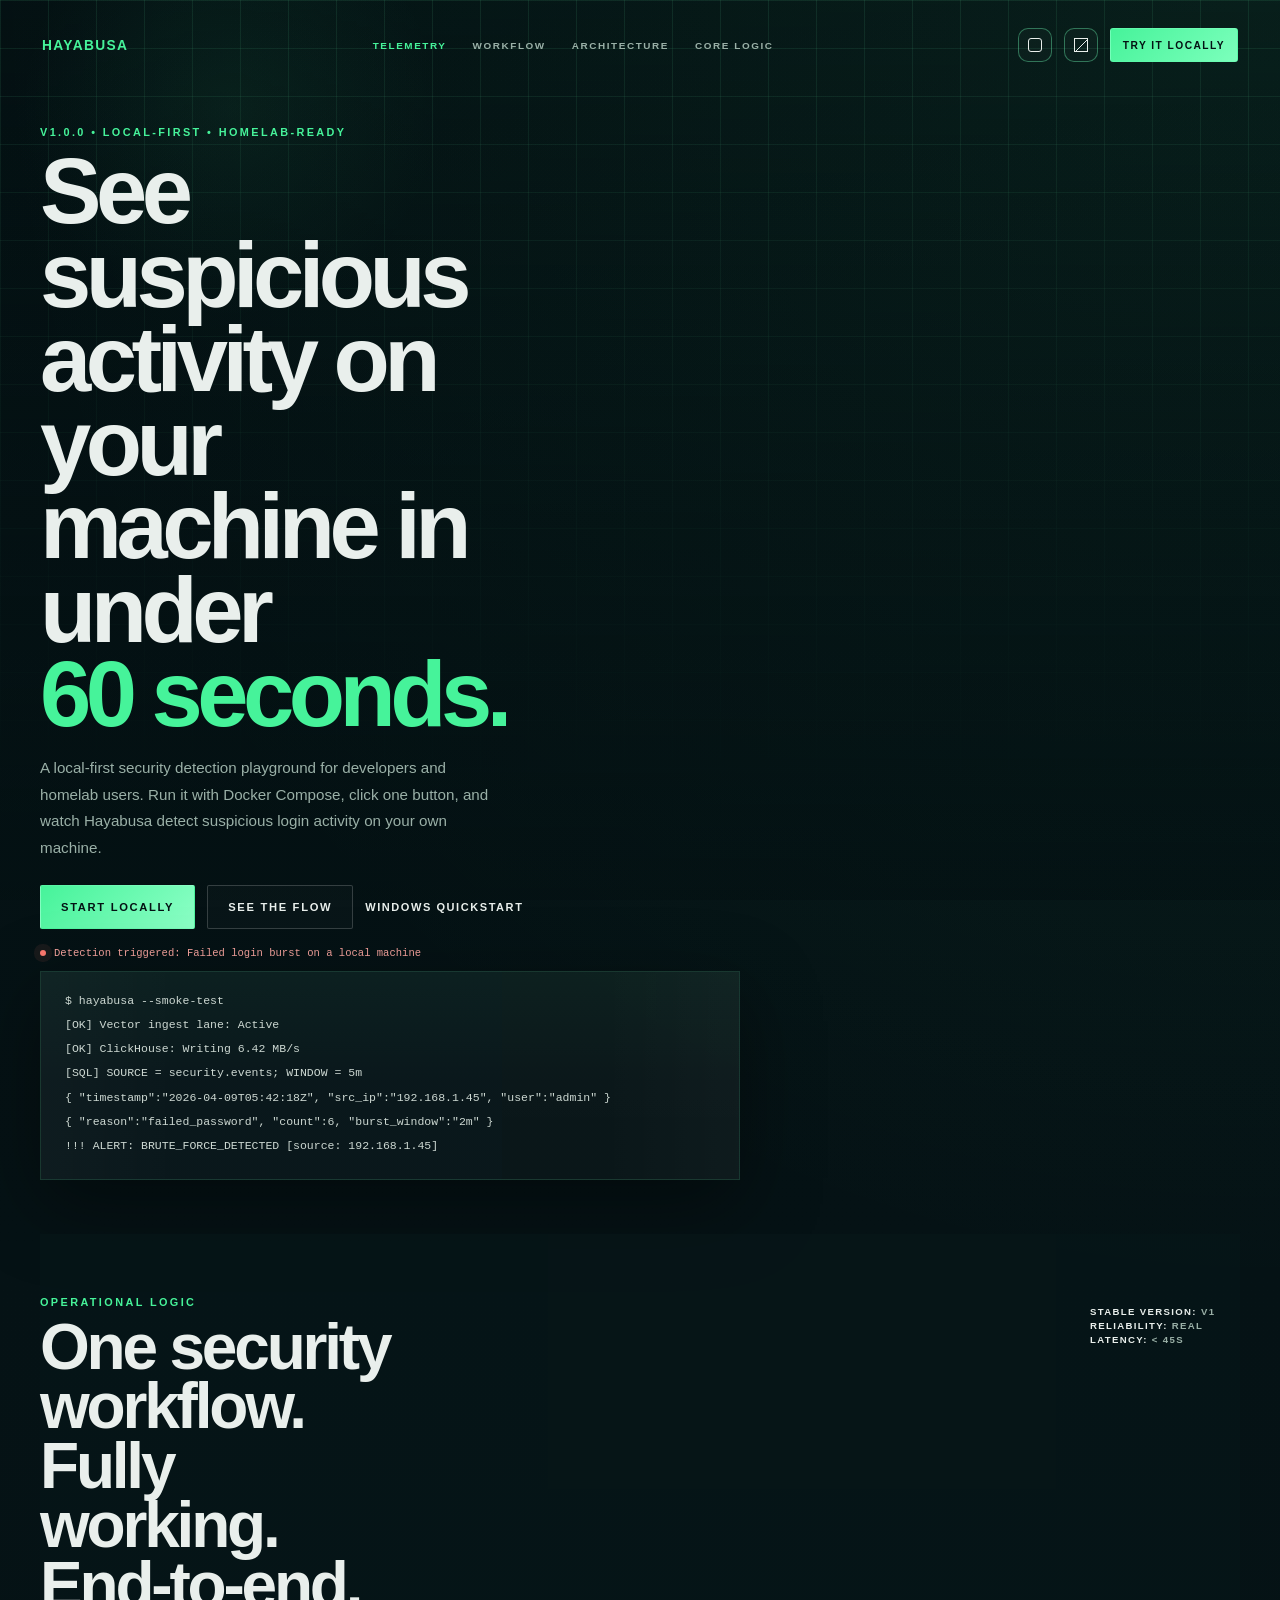
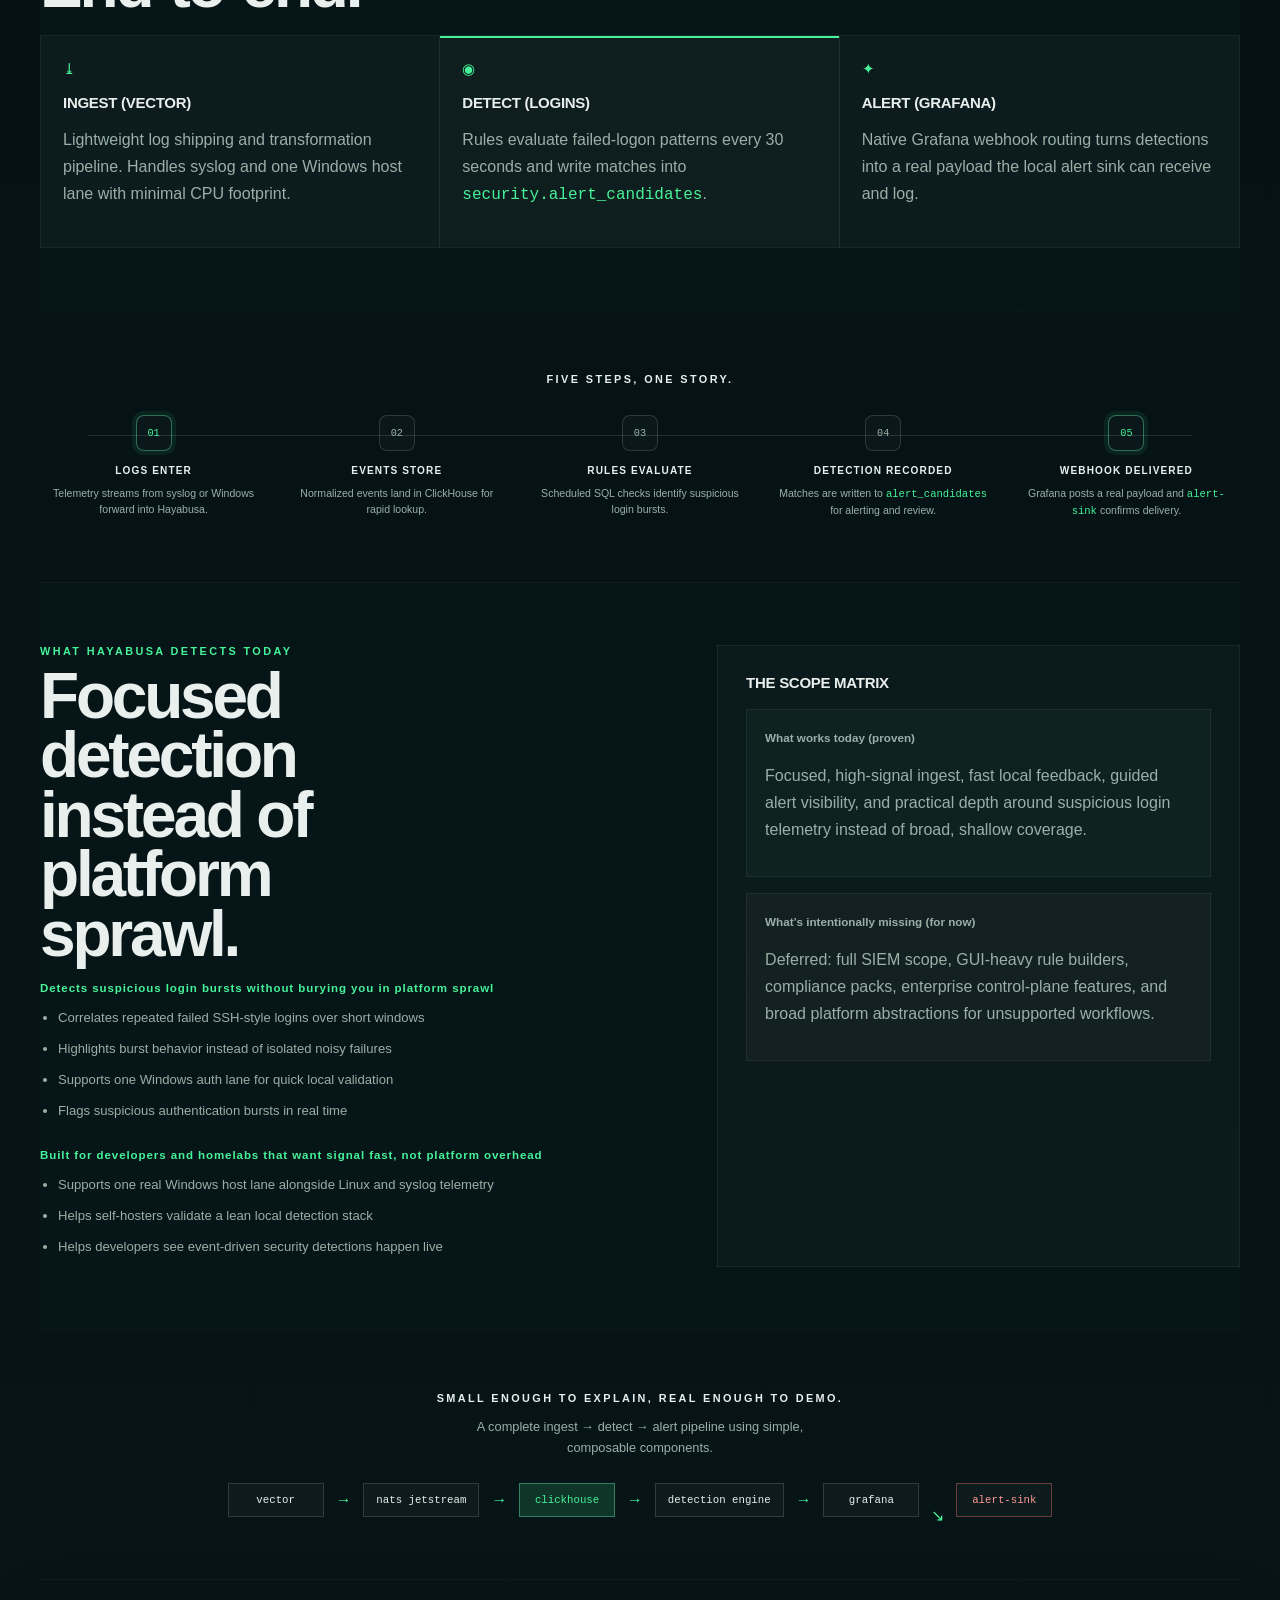
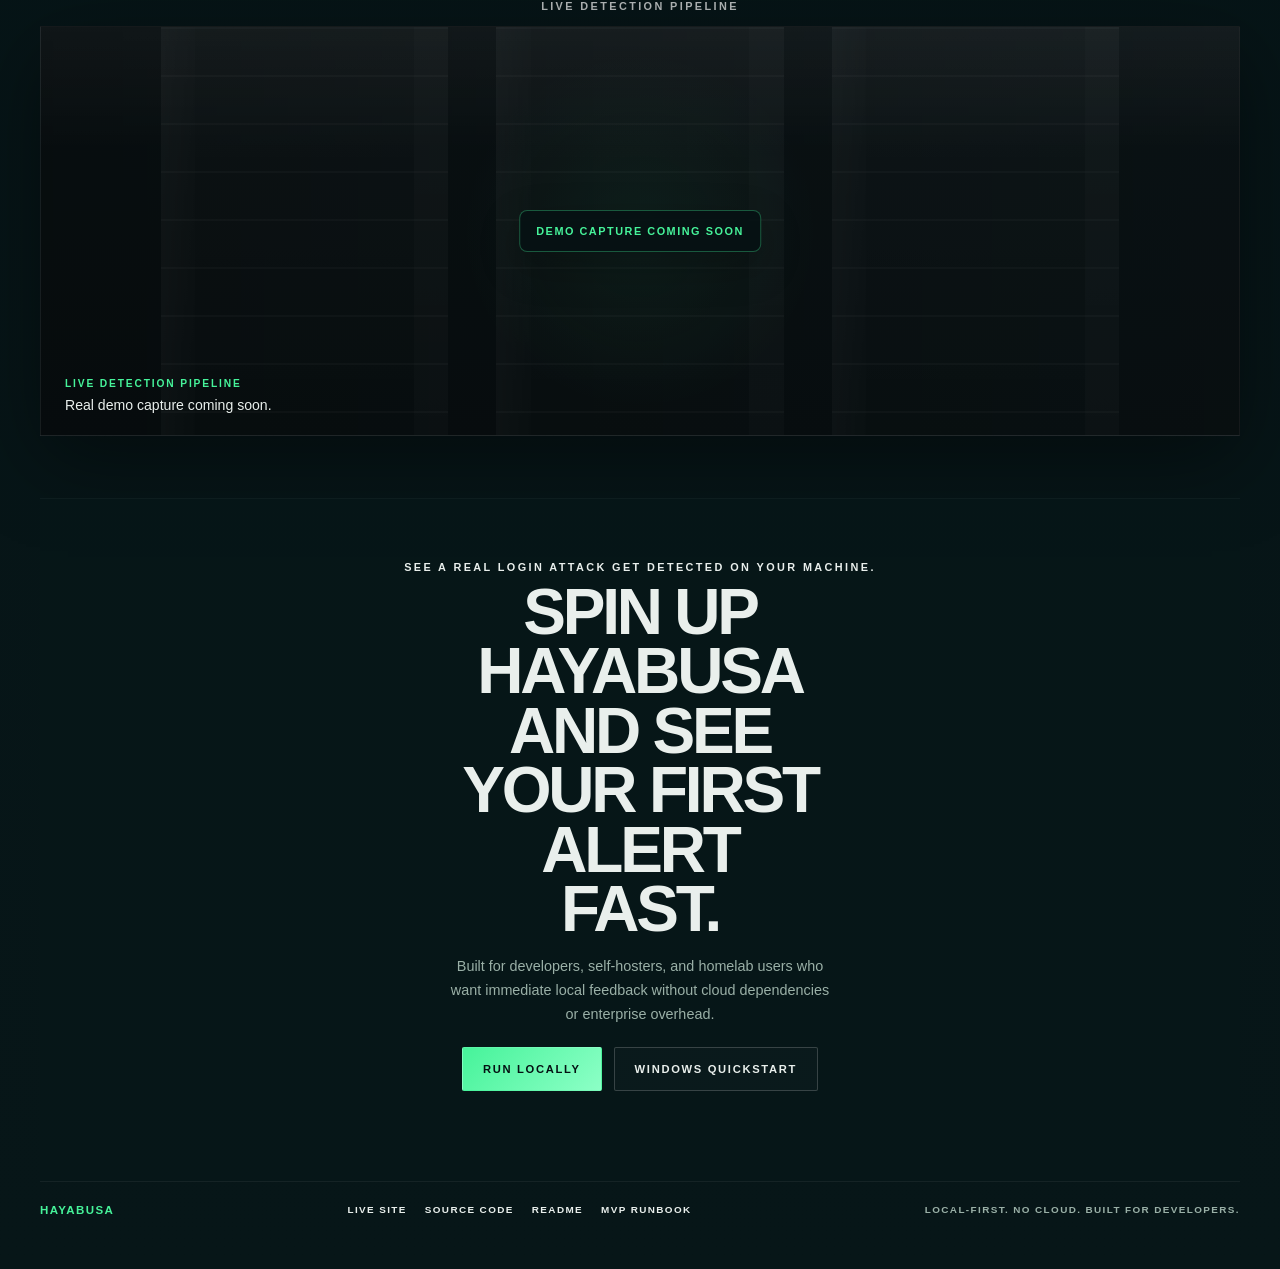
<file: docs/index.html>
<!doctype html>
<html lang="en">
  <head>
    <meta charset="utf-8" />
    <meta name="viewport" content="width=device-width, initial-scale=1" />
    <title>Hayabusa | Local-First Security Detection Playground</title>
    <meta
      name="description"
      content="Hayabusa is a local-first security detection playground for developers and homelab users."
    />
    <link rel="stylesheet" href="styles.css" />
  </head>
  <body>
    <div class="site-grid" aria-hidden="true"></div>
    <div class="site-shell">
      <header class="site-header">
        <a class="brand" href="#top" aria-label="Hayabusa home">
          <span class="brand-word">Hayabusa</span>
        </a>

        <nav class="site-nav" aria-label="Primary">
          <a class="is-active" href="#logic">Telemetry</a>
          <a href="#story">Workflow</a>
          <a href="#architecture">Architecture</a>
          <a href="#scope">Core Logic</a>
        </nav>

        <div class="header-actions">
          <a class="icon-link" href="https://github.com/krazybean/Hayabusa" target="_blank" rel="noreferrer" aria-label="View repository">
            <span class="icon-box"></span>
          </a>
          <a class="icon-link" href="https://krazybean.github.io/Hayabusa/" aria-label="Open live site">
            <span class="icon-square"></span>
          </a>
          <a class="header-cta" href="https://github.com/krazybean/Hayabusa/blob/main/MVP_RUNBOOK.md" target="_blank" rel="noreferrer">Try it locally</a>
        </div>
      </header>

      <main>
        <section id="top" class="hero">
          <div class="hero-copy">
            <p class="section-kicker">v1.0.0 • local-first • homelab-ready</p>
            <h1>
              See suspicious
              <br />
              activity on your
              <br />
              machine in under
              <br />
              <span class="accent-text">60 seconds.</span>
            </h1>
            <p class="hero-subtitle">
              A local-first security detection playground for developers and homelab users.
              Run it with Docker Compose, click one button, and watch Hayabusa detect suspicious login activity on your own machine.
            </p>

            <div class="hero-actions">
              <a class="button primary" href="https://github.com/krazybean/Hayabusa/blob/main/MVP_RUNBOOK.md" target="_blank" rel="noreferrer">Start locally</a>
              <a class="button secondary" href="#story">See the flow</a>
              <a class="text-link" href="https://github.com/krazybean/Hayabusa/blob/main/docs/windows-collector-quickstart.md" target="_blank" rel="noreferrer">Windows quickstart</a>
            </div>

            <p class="signal-line">
              <span class="signal-dot"></span>
              Detection triggered: Failed login burst on a local machine
            </p>

            <div class="terminal-panel">
              <div class="terminal-noise"></div>
              <p>$ hayabusa --smoke-test</p>
              <p>[OK] Vector ingest lane: Active</p>
              <p>[OK] ClickHouse: Writing 6.42 MB/s</p>
              <p>[SQL] SOURCE = security.events; WINDOW = 5m</p>
              <p>{ "timestamp":"2026-04-09T05:42:18Z", "src_ip":"192.168.1.45", "user":"admin" }</p>
              <p>{ "reason":"failed_password", "count":6, "burst_window":"2m" }</p>
              <p class="terminal-alert">!!! ALERT: BRUTE_FORCE_DETECTED [source: 192.168.1.45]</p>
            </div>
          </div>
        </section>

        <section id="logic" class="band band-logic">
          <div class="band-head">
            <div>
              <p class="section-kicker">Operational logic</p>
              <h2>One security workflow. Fully working. End-to-end.</h2>
            </div>
            <div class="logic-meta">
              <p><span>Stable version:</span> v1</p>
              <p><span>Reliability:</span> real</p>
              <p><span>Latency:</span> &lt; 45s</p>
            </div>
          </div>

          <div class="logic-cards">
            <article class="logic-card">
              <div class="logic-icon">⤓</div>
              <h3>Ingest (Vector)</h3>
              <p>
                Lightweight log shipping and transformation pipeline. Handles syslog and one
                Windows host lane with minimal CPU footprint.
              </p>
            </article>
            <article class="logic-card logic-card-featured">
              <div class="logic-icon">◉</div>
              <h3>Detect (Logins)</h3>
              <p>
                Rules evaluate failed-logon patterns every 30 seconds and write matches into
                <code>security.alert_candidates</code>.
              </p>
            </article>
            <article class="logic-card">
              <div class="logic-icon">✦</div>
              <h3>Alert (Grafana)</h3>
              <p>
                Native Grafana webhook routing turns detections into a real payload the local
                alert sink can receive and log.
              </p>
            </article>
          </div>
        </section>

        <section id="story" class="band band-story">
          <p class="story-heading">Five steps, one story.</p>
          <div class="story-line">
            <article class="story-step">
              <span class="story-index is-active">01</span>
              <h3>Logs enter</h3>
              <p>Telemetry streams from syslog or Windows forward into Hayabusa.</p>
            </article>
            <article class="story-step">
              <span class="story-index">02</span>
              <h3>Events store</h3>
              <p>Normalized events land in ClickHouse for rapid lookup.</p>
            </article>
            <article class="story-step">
              <span class="story-index">03</span>
              <h3>Rules evaluate</h3>
              <p>Scheduled SQL checks identify suspicious login bursts.</p>
            </article>
            <article class="story-step">
              <span class="story-index">04</span>
              <h3>Detection recorded</h3>
              <p>Matches are written to <code>alert_candidates</code> for alerting and review.</p>
            </article>
            <article class="story-step">
              <span class="story-index is-active">05</span>
              <h3>Webhook delivered</h3>
              <p>Grafana posts a real payload and <code>alert-sink</code> confirms delivery.</p>
            </article>
          </div>
        </section>

        <section id="scope" class="band band-scope">
          <div class="scope-grid">
            <div class="scope-copy">
              <p class="section-kicker">What Hayabusa detects today</p>
              <h2>Focused detection instead of platform sprawl.</h2>

              <div class="scope-group">
                <h3>Detects suspicious login bursts without burying you in platform sprawl</h3>
                <ul>
                  <li>Correlates repeated failed SSH-style logins over short windows</li>
                  <li>Highlights burst behavior instead of isolated noisy failures</li>
                  <li>Supports one Windows auth lane for quick local validation</li>
                  <li>Flags suspicious authentication bursts in real time</li>
                </ul>
              </div>

              <div class="scope-group">
                <h3>Built for developers and homelabs that want signal fast, not platform overhead</h3>
                <ul>
                  <li>Supports one real Windows host lane alongside Linux and syslog telemetry</li>
                  <li>Helps self-hosters validate a lean local detection stack</li>
                  <li>Helps developers see event-driven security detections happen live</li>
                </ul>
              </div>
            </div>

            <aside class="matrix-card">
              <h3>The scope matrix</h3>
              <div class="matrix-block">
                <p class="matrix-title">What works today (proven)</p>
                <p>
                  Focused, high-signal ingest, fast local feedback, guided alert visibility,
                  and practical depth around suspicious login telemetry instead of broad, shallow coverage.
                </p>
              </div>
              <div class="matrix-block matrix-block-muted">
                <p class="matrix-title">What’s intentionally missing (for now)</p>
                <p>
                  Deferred: full SIEM scope, GUI-heavy rule builders, compliance packs,
                  enterprise control-plane features, and broad platform abstractions for unsupported workflows.
                </p>
              </div>
            </aside>
          </div>
        </section>

        <section id="architecture" class="band band-architecture">
          <p class="story-heading">Small enough to explain, real enough to demo.</p>
          <p class="architecture-subtitle">
            A complete ingest → detect → alert pipeline using simple, composable components.
          </p>

          <div class="architecture-flow">
            <span class="flow-node">vector</span>
            <span class="flow-arrow">→</span>
            <span class="flow-node">nats jetstream</span>
            <span class="flow-arrow">→</span>
            <span class="flow-node flow-node-accent">clickhouse</span>
            <span class="flow-arrow">→</span>
            <span class="flow-node">detection engine</span>
            <span class="flow-arrow">→</span>
            <span class="flow-node">grafana</span>
            <span class="flow-arrow flow-arrow-drop">↘</span>
            <span class="flow-node flow-node-alert">alert-sink</span>
          </div>
        </section>

        <section class="band band-media">
          <p class="media-kicker">Live detection pipeline</p>
          <div class="media-stage">
            <div class="rack rack-left"></div>
            <div class="rack rack-center"></div>
            <div class="rack rack-right"></div>
            <div class="media-badge" aria-hidden="true">Demo capture coming soon</div>
            <div class="media-caption">
              <p class="caption-kicker">Live detection pipeline</p>
              <p>Real demo capture coming soon.</p>
            </div>
          </div>
        </section>

        <section class="band band-final-cta">
          <p class="final-kicker">See a real login attack get detected on your machine.</p>
          <h2>Spin up Hayabusa and see your first alert fast.</h2>
          <p class="final-copy">
            Built for developers, self-hosters, and homelab users who want immediate local feedback without cloud dependencies or enterprise overhead.
          </p>
          <div class="hero-actions hero-actions-centered">
            <a class="button primary" href="https://github.com/krazybean/Hayabusa/blob/main/MVP_RUNBOOK.md" target="_blank" rel="noreferrer">Run locally</a>
            <a class="button secondary" href="https://github.com/krazybean/Hayabusa/blob/main/docs/windows-collector-quickstart.md" target="_blank" rel="noreferrer">Windows quickstart</a>
          </div>
        </section>
      </main>

      <footer class="site-footer">
        <div class="footer-brand">Hayabusa</div>
        <div class="footer-links">
          <a href="https://krazybean.github.io/Hayabusa/">Live site</a>
          <a href="https://github.com/krazybean/Hayabusa" target="_blank" rel="noreferrer">Source code</a>
          <a href="https://github.com/krazybean/Hayabusa/blob/main/README.md" target="_blank" rel="noreferrer">README</a>
          <a href="https://github.com/krazybean/Hayabusa/blob/main/MVP_RUNBOOK.md" target="_blank" rel="noreferrer">MVP runbook</a>
        </div>
        <div class="footer-copy">Local-first. No cloud. Built for developers.</div>
      </footer>
    </div>
  </body>
</html>
</file>
<file: docs/styles.css>
:root {
  color-scheme: dark;
  --bg: #041113;
  --bg-band: #081719;
  --bg-card: rgba(12, 26, 29, 0.92);
  --bg-card-strong: rgba(14, 31, 35, 0.98);
  --line: rgba(111, 255, 184, 0.14);
  --line-strong: rgba(111, 255, 184, 0.38);
  --text: #e9efec;
  --muted: #9ab0a7;
  --accent: #46f39a;
  --accent-strong: #21d77d;
  --accent-soft: rgba(70, 243, 154, 0.12);
  --warning: #ff7a70;
  --shadow: 0 24px 80px rgba(0, 0, 0, 0.42);
  --radius: 24px;
  --radius-card: 18px;
  --max: 1200px;
  --font-sans: "Sora", "Avenir Next", "Trebuchet MS", sans-serif;
  --font-mono: "IBM Plex Mono", "SFMono-Regular", "Cascadia Code", monospace;
}

* {
  box-sizing: border-box;
}

html {
  scroll-behavior: smooth;
}

body {
  margin: 0;
  min-height: 100vh;
  font-family: var(--font-sans);
  background:
    radial-gradient(circle at top right, rgba(70, 243, 154, 0.08), transparent 28%),
    linear-gradient(180deg, #041113 0%, #051215 28%, #071618 100%);
  color: var(--text);
}

body::before {
  content: "";
  position: fixed;
  inset: 0;
  pointer-events: none;
  background-image:
    linear-gradient(var(--line) 1px, transparent 1px),
    linear-gradient(90deg, var(--line) 1px, transparent 1px);
  background-size: 48px 48px;
  mask-image: linear-gradient(180deg, rgba(0, 0, 0, 0.82), transparent 92%);
}

a {
  color: inherit;
  text-decoration: none;
}

button {
  font: inherit;
}

code {
  font-family: var(--font-mono);
  color: var(--accent);
}

.site-grid {
  position: fixed;
  inset: 0;
  pointer-events: none;
  background:
    linear-gradient(180deg, rgba(4, 17, 19, 0.2), rgba(4, 17, 19, 0.66)),
    radial-gradient(circle at 18% 12%, rgba(70, 243, 154, 0.08), transparent 16%);
  z-index: 0;
}

.site-shell {
  position: relative;
  z-index: 1;
  width: min(var(--max), calc(100% - 48px));
  margin: 0 auto;
  padding: 18px 0 46px;
}

.site-header {
  display: flex;
  align-items: center;
  justify-content: space-between;
  gap: 24px;
  padding: 10px 2px 34px;
}

.brand {
  display: inline-flex;
  align-items: center;
}

.brand-word {
  color: var(--accent);
  font-size: 0.86rem;
  font-weight: 800;
  letter-spacing: 0.1em;
  text-transform: uppercase;
}

.site-nav {
  display: flex;
  align-items: center;
  gap: 26px;
}

.site-nav a {
  color: var(--muted);
  font-size: 0.62rem;
  font-weight: 700;
  letter-spacing: 0.16em;
  text-transform: uppercase;
}

.site-nav a.is-active,
.site-nav a:hover,
.site-nav a:focus-visible {
  color: var(--accent);
}

.header-actions {
  display: flex;
  align-items: center;
  gap: 12px;
}

.icon-link,
.header-cta {
  border: 1px solid var(--line-strong);
}

.icon-link {
  display: inline-flex;
  align-items: center;
  justify-content: center;
  width: 34px;
  height: 34px;
  border-radius: 10px;
  background: rgba(255, 255, 255, 0.02);
}

.icon-box,
.icon-square {
  display: inline-block;
  width: 14px;
  height: 14px;
  border: 1px solid var(--text);
}

.icon-box {
  border-radius: 3px;
}

.icon-square {
  background: linear-gradient(135deg, transparent 0 52%, var(--text) 52% 56%, transparent 56%);
}

.header-cta {
  display: inline-flex;
  align-items: center;
  justify-content: center;
  min-height: 34px;
  padding: 0 12px;
  background: linear-gradient(135deg, var(--accent), #7cffbc);
  color: #041113;
  border-radius: 3px;
  font-size: 0.64rem;
  font-weight: 800;
  letter-spacing: 0.14em;
  text-transform: uppercase;
}

.hero,
.band,
.site-footer {
  animation: rise 700ms ease forwards;
  opacity: 0;
  transform: translateY(14px);
}

@keyframes rise {
  to {
    opacity: 1;
    transform: translateY(0);
  }
}

.hero {
  padding: 30px 0 54px;
}

.hero-copy {
  max-width: 760px;
}

.section-kicker,
.story-heading,
.final-kicker,
.media-kicker {
  margin: 0;
  font-size: 0.68rem;
  font-weight: 800;
  letter-spacing: 0.22em;
  text-transform: uppercase;
}

.section-kicker {
  color: var(--accent);
  margin-bottom: 8px;
}

.hero h1 {
  margin: 12px 0 18px;
  max-width: 9.8ch;
  font-size: clamp(3.35rem, 7.2vw, 5.95rem);
  line-height: 0.91;
  letter-spacing: -0.06em;
}

.accent-text {
  color: var(--accent);
}

.hero-subtitle {
  max-width: 54ch;
  margin: 0 0 24px;
  color: var(--muted);
  font-size: 0.95rem;
  line-height: 1.75;
}

.hero-actions {
  display: flex;
  flex-wrap: wrap;
  align-items: center;
  gap: 12px;
  margin-bottom: 18px;
}

.hero-actions-centered {
  justify-content: center;
}

.button,
.text-link {
  transition: transform 140ms ease, border-color 140ms ease, background 140ms ease, color 140ms ease;
}

.button {
  display: inline-flex;
  align-items: center;
  justify-content: center;
  min-height: 44px;
  padding: 0 20px;
  border-radius: 2px;
  border: 1px solid transparent;
  font-size: 0.7rem;
  font-weight: 800;
  letter-spacing: 0.15em;
  text-transform: uppercase;
}

.button.primary {
  background: linear-gradient(135deg, var(--accent), #8cffc6);
  color: #041113;
}

.button.secondary {
  border-color: rgba(255, 255, 255, 0.18);
  background: rgba(255, 255, 255, 0.02);
  color: var(--text);
}

.button:hover,
.button:focus-visible,
.text-link:hover,
.text-link:focus-visible {
  transform: translateY(-1px);
}

.text-link {
  color: var(--text);
  font-size: 0.69rem;
  font-weight: 700;
  letter-spacing: 0.14em;
  text-transform: uppercase;
}

.signal-line {
  display: flex;
  align-items: center;
  gap: 8px;
  margin: 0 0 12px;
  color: #f9a59f;
  font-family: var(--font-mono);
  font-size: 0.66rem;
}

.signal-dot {
  width: 6px;
  height: 6px;
  border-radius: 999px;
  background: var(--warning);
  box-shadow: 0 0 0 6px rgba(255, 122, 112, 0.08);
}

.terminal-panel {
  position: relative;
  overflow: hidden;
  max-width: 700px;
  min-height: 178px;
  padding: 20px 24px 18px;
  border: 1px solid var(--line);
  background:
    linear-gradient(90deg, rgba(10, 24, 28, 0.98) 0 66%, rgba(12, 25, 27, 0.74) 66% 100%),
    linear-gradient(180deg, rgba(255, 255, 255, 0.02), transparent);
  box-shadow: var(--shadow);
  font-family: var(--font-mono);
}

.terminal-noise {
  position: absolute;
  inset: 0;
  background:
    linear-gradient(90deg, rgba(255, 255, 255, 0.018), transparent 20%, transparent 80%, rgba(255, 255, 255, 0.018)),
    linear-gradient(180deg, rgba(70, 243, 154, 0.04), transparent 55%);
  pointer-events: none;
}

.terminal-panel p {
  position: relative;
  margin: 0 0 7px;
  color: #cdd8d2;
  font-size: 0.72rem;
  line-height: 1.48;
}

.terminal-alert {
  color: #ff9a90;
}

.band {
  padding: 62px 0;
}

.band + .band {
  border-top: 1px solid rgba(255, 255, 255, 0.03);
}

.band-logic,
.band-scope,
.band-final-cta {
  background: rgba(8, 23, 25, 0.62);
}

.band-head {
  display: flex;
  align-items: flex-start;
  justify-content: space-between;
  gap: 34px;
  margin-bottom: 20px;
}

.band-head h2,
.scope-copy h2,
.band-final-cta h2 {
  margin: 10px 0 0;
  max-width: 10.2ch;
  font-size: clamp(2.2rem, 5.2vw, 4rem);
  line-height: 0.93;
  letter-spacing: -0.05em;
}

.logic-meta {
  display: grid;
  gap: 3px;
  min-width: 150px;
  padding-top: 10px;
}

.logic-meta p {
  margin: 0;
  color: var(--muted);
  font-size: 0.6rem;
  font-weight: 700;
  letter-spacing: 0.14em;
  text-transform: uppercase;
}

.logic-meta span {
  color: var(--text);
}

.logic-cards {
  display: grid;
  grid-template-columns: repeat(3, minmax(0, 1fr));
  gap: 0;
  border: 1px solid rgba(255, 255, 255, 0.08);
  margin-top: 12px;
}

.logic-card {
  min-height: 198px;
  padding: 24px 22px 22px;
  background: rgba(255, 255, 255, 0.028);
  border-right: 1px solid rgba(255, 255, 255, 0.08);
}

.logic-card:last-child {
  border-right: 0;
}

.logic-card-featured {
  background: rgba(255, 255, 255, 0.034);
  box-shadow: inset 0 2px 0 var(--accent);
}

.logic-icon {
  color: var(--accent);
  font-size: 0.94rem;
}

.logic-card h3,
.story-step h3,
.scope-group h3,
.matrix-card h3 {
  margin: 16px 0 10px;
  font-size: 0.94rem;
  font-weight: 800;
  letter-spacing: -0.02em;
  text-transform: uppercase;
}

.logic-card p,
.story-step p,
.scope-group li,
.matrix-card p,
.architecture-subtitle,
.final-copy,
.footer-copy {
  color: var(--muted);
  line-height: 1.68;
}

.story-heading,
.final-kicker {
  color: var(--text);
  text-align: center;
}

.story-line {
  position: relative;
  display: grid;
  grid-template-columns: repeat(5, minmax(0, 1fr));
  gap: 16px;
  margin-top: 30px;
}

.story-line::before {
  content: "";
  position: absolute;
  top: 20px;
  left: 4%;
  right: 4%;
  height: 1px;
  background: rgba(255, 255, 255, 0.12);
}

.story-step {
  position: relative;
  text-align: center;
  padding: 0 6px;
}

.story-index {
  display: inline-flex;
  align-items: center;
  justify-content: center;
  width: 36px;
  height: 36px;
  margin-bottom: 14px;
  border: 1px solid rgba(255, 255, 255, 0.14);
  border-radius: 8px;
  background: rgba(255, 255, 255, 0.024);
  color: var(--muted);
  font-family: var(--font-mono);
  font-size: 0.64rem;
}

.story-index.is-active {
  border-color: var(--line-strong);
  color: var(--accent);
  box-shadow: 0 0 0 4px rgba(70, 243, 154, 0.08);
}

.story-step h3 {
  margin-top: 0;
  font-size: 0.63rem;
  letter-spacing: 0.11em;
}

.story-step p {
  margin: 0;
  font-size: 0.66rem;
  line-height: 1.5;
}

.scope-grid {
  display: grid;
  grid-template-columns: 1.1fr 0.9fr;
  gap: 38px;
}

.scope-group + .scope-group {
  margin-top: 24px;
}

.scope-group h3 {
  color: var(--accent);
  font-size: 0.72rem;
  letter-spacing: 0.08em;
  line-height: 1.5;
  text-transform: none;
}

.scope-group ul {
  margin: 0;
  padding-left: 18px;
}

.scope-group li {
  margin-bottom: 9px;
  font-size: 0.82rem;
}

.matrix-card {
  align-self: start;
  padding: 28px;
  border: 1px solid rgba(255, 255, 255, 0.06);
  background: rgba(255, 255, 255, 0.02);
  min-height: 100%;
}

.matrix-card h3 {
  margin-top: 0;
  margin-bottom: 18px;
}

.matrix-block {
  padding: 18px 18px 16px;
  border: 1px solid rgba(255, 255, 255, 0.06);
  background: rgba(70, 243, 154, 0.04);
}

.matrix-block + .matrix-block {
  margin-top: 16px;
}

.matrix-block-muted {
  background: rgba(255, 255, 255, 0.03);
}

.matrix-title {
  margin: 0 0 10px;
  color: var(--text);
  font-size: 0.73rem;
  font-weight: 800;
  text-transform: none;
}

.band-architecture {
  text-align: center;
}

.architecture-subtitle {
  max-width: 52ch;
  margin: 12px auto 24px;
  font-size: 0.8rem;
}

.architecture-flow {
  display: flex;
  flex-wrap: wrap;
  align-items: center;
  justify-content: center;
  gap: 12px;
}

.flow-node {
  display: inline-flex;
  align-items: center;
  justify-content: center;
  min-width: 96px;
  min-height: 34px;
  padding: 0 12px;
  border: 1px solid rgba(255, 255, 255, 0.14);
  background: rgba(255, 255, 255, 0.03);
  color: var(--text);
  font-family: var(--font-mono);
  font-size: 0.67rem;
  text-transform: lowercase;
}

.flow-node-accent {
  border-color: var(--line-strong);
  background: rgba(70, 243, 154, 0.14);
  color: var(--accent);
}

.flow-node-alert {
  border-color: rgba(255, 122, 112, 0.38);
  color: #ff9a90;
}

.flow-arrow {
  color: var(--accent);
  font-size: 0.98rem;
}

.flow-arrow-drop {
  display: inline-flex;
  align-items: center;
  transform: translateY(16px);
}

.band-media {
  padding-top: 20px;
}

.media-kicker {
  color: rgba(255, 255, 255, 0.7);
  text-align: center;
  margin-bottom: 14px;
}

.media-stage {
  position: relative;
  overflow: hidden;
  min-height: 410px;
  margin-top: 0;
  border: 1px solid rgba(255, 255, 255, 0.06);
  background:
    linear-gradient(90deg, rgba(0, 0, 0, 0.34), rgba(0, 0, 0, 0.14)),
    linear-gradient(180deg, rgba(255, 255, 255, 0.05), transparent 30%),
    radial-gradient(circle at center, rgba(70, 243, 154, 0.08), transparent 28%),
    linear-gradient(180deg, #0c1518, #091113);
  box-shadow: var(--shadow);
}

.rack {
  position: absolute;
  top: 0;
  bottom: 0;
  width: 24%;
  background:
    linear-gradient(90deg, rgba(255, 255, 255, 0.06), rgba(255, 255, 255, 0.015) 12%, transparent 12%, transparent 88%, rgba(255, 255, 255, 0.04) 88%),
    repeating-linear-gradient(180deg, rgba(255, 255, 255, 0.07) 0 2px, transparent 2px 48px),
    linear-gradient(180deg, rgba(255, 255, 255, 0.06), rgba(255, 255, 255, 0.015));
  opacity: 0.36;
}

.rack-left {
  left: 10%;
}

.rack-center {
  left: 38%;
}

.rack-right {
  right: 10%;
}

.media-badge {
  position: absolute;
  top: 50%;
  left: 50%;
  display: inline-flex;
  align-items: center;
  justify-content: center;
  min-height: 42px;
  padding: 0 16px;
  border: 1px solid rgba(70, 243, 154, 0.32);
  border-radius: 8px;
  background: rgba(6, 17, 19, 0.9);
  color: var(--accent);
  font-size: 0.68rem;
  font-weight: 800;
  letter-spacing: 0.14em;
  text-transform: uppercase;
  box-shadow: 0 14px 42px rgba(0, 0, 0, 0.24);
  transform: translate(-50%, -50%);
}

.media-caption {
  position: absolute;
  left: 24px;
  bottom: 22px;
}

.caption-kicker {
  margin: 0 0 8px;
  color: var(--accent);
  font-size: 0.64rem;
  font-weight: 800;
  letter-spacing: 0.18em;
  text-transform: uppercase;
}

.media-caption p:last-child {
  margin: 0;
  color: var(--text);
  font-size: 0.88rem;
}

.band-final-cta {
  text-align: center;
  padding-bottom: 72px;
}

.band-final-cta h2 {
  max-width: 10ch;
  margin: 10px auto 14px;
  text-transform: uppercase;
}

.final-copy {
  max-width: 48ch;
  margin: 0 auto 20px;
  font-size: 0.9rem;
}

.site-footer {
  display: flex;
  align-items: center;
  justify-content: space-between;
  gap: 18px;
  padding: 20px 0 8px;
  border-top: 1px solid rgba(255, 255, 255, 0.06);
}

.footer-brand {
  color: var(--accent);
  font-size: 0.72rem;
  font-weight: 800;
  letter-spacing: 0.12em;
  text-transform: uppercase;
}

.footer-links {
  display: flex;
  flex-wrap: wrap;
  gap: 18px;
}

.footer-links a,
.footer-copy {
  font-size: 0.62rem;
  font-weight: 700;
  letter-spacing: 0.14em;
  text-transform: uppercase;
}

@media (max-width: 1100px) {
  .band-head,
  .scope-grid,
  .site-footer {
    grid-template-columns: 1fr;
    flex-direction: column;
    align-items: flex-start;
  }

  .logic-cards,
  .story-line {
    grid-template-columns: 1fr;
  }

  .story-line::before {
    display: none;
  }

  .logic-card {
    border-right: 0;
    border-bottom: 1px solid rgba(255, 255, 255, 0.08);
  }

  .logic-card:last-child {
    border-bottom: 0;
  }

  .scope-grid {
    display: grid;
  }

  .flow-arrow-drop {
    transform: none;
  }

  .matrix-card {
    min-height: auto;
  }
}

@media (max-width: 860px) {
  .site-shell {
    width: min(var(--max), calc(100% - 20px));
  }

  .site-header {
    flex-direction: column;
    align-items: flex-start;
  }

  .site-nav,
  .header-actions,
  .hero-actions,
  .hero-actions-centered,
  .footer-links,
  .architecture-flow {
    width: 100%;
  }

  .site-nav,
  .header-actions,
  .footer-links {
    justify-content: flex-start;
    flex-wrap: wrap;
  }

  .hero h1,
  .band-head h2,
  .scope-copy h2,
  .band-final-cta h2 {
    max-width: none;
  }

  .hero h1 {
    font-size: clamp(2.7rem, 13vw, 4.5rem);
  }

  .terminal-panel,
  .media-stage {
    max-width: none;
  }

  .media-stage {
    min-height: 320px;
  }
}

@media (max-width: 560px) {
  .site-shell {
    width: min(var(--max), calc(100% - 16px));
  }

  .hero,
  .band {
    padding: 34px 0;
  }

  .terminal-panel,
  .matrix-card {
    padding: 18px;
  }

  .button,
  .text-link {
    width: 100%;
  }

  .media-badge {
    min-height: 38px;
    padding: 0 12px;
    font-size: 0.6rem;
  }
}
</file>
